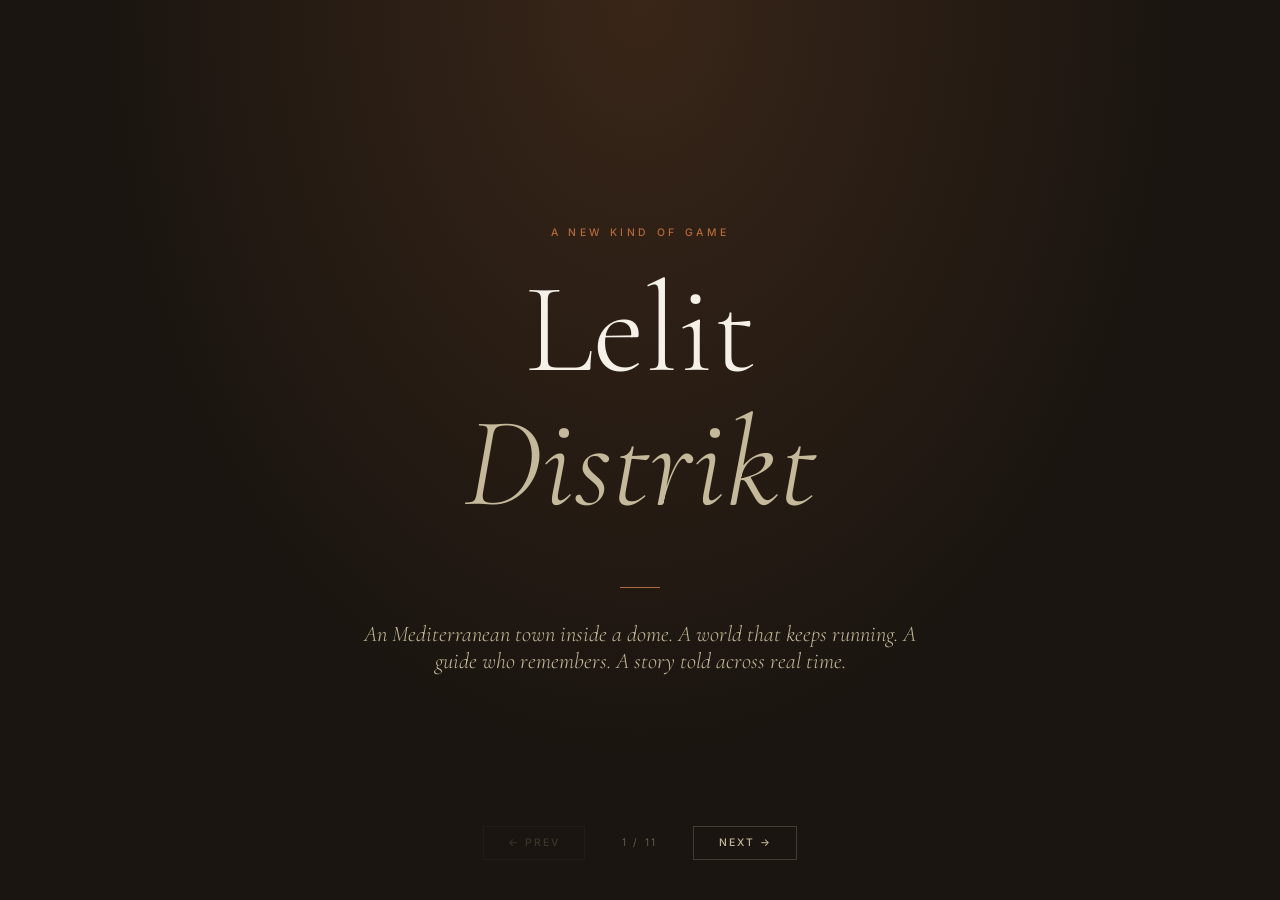
<file: pitch.html>
<!DOCTYPE html>
<html lang="en">
<head>
  <meta charset="UTF-8" />
  <meta name="viewport" content="width=device-width, initial-scale=1.0" />
  <title>Lelit Distrikt: Pitch</title>
  <style>
    @import url('https://fonts.googleapis.com/css2?family=Cormorant+Garamond:ital,wght@0,300;0,400;0,600;1,300;1,400&family=Inter:wght@300;400;500&display=swap');
    :root{--cream:#f5f0e8;--parchment:#ede5d4;--stone:#c4b99a;--terracotta:#b5693a;--shadow:#2a2118;--ink:#1a1510;--dust:#7a6e5f}
    *{margin:0;padding:0;box-sizing:border-box}
    body{background:var(--ink);color:var(--cream);font-family:'Inter',sans-serif;font-weight:300;overflow:hidden;height:100vh;width:100vw}
    .deck{width:100vw;height:100vh;position:relative}
    .slide{position:absolute;inset:0;display:flex;flex-direction:column;justify-content:center;align-items:center;padding:6vw;opacity:0;pointer-events:none;transition:opacity .6s ease}
    .slide.active{opacity:1;pointer-events:all}
    .nav{position:fixed;bottom:2.5rem;left:50%;transform:translateX(-50%);display:flex;align-items:center;gap:1.5rem;z-index:100}
    .nav-btn{background:none;border:1px solid rgba(196,185,154,.25);color:var(--stone);font-family:'Inter',sans-serif;font-size:.65rem;font-weight:500;letter-spacing:.2em;text-transform:uppercase;padding:.6rem 1.5rem;cursor:pointer;transition:border-color .3s,color .3s}
    .nav-btn:hover{border-color:var(--terracotta);color:var(--terracotta)}.nav-btn:disabled{opacity:.2;cursor:default}
    .slide-counter{font-size:.65rem;letter-spacing:.2em;color:var(--dust);min-width:60px;text-align:center}
    .progress-bar{position:fixed;top:0;left:0;height:2px;background:var(--terracotta);transition:width .4s ease}
    .eyebrow{font-size:.65rem;font-weight:500;letter-spacing:.35em;text-transform:uppercase;color:var(--terracotta);margin-bottom:1.5rem;text-align:center}
    .slide-title{font-family:'Cormorant Garamond',serif;font-weight:300;line-height:1.05;color:var(--cream);text-align:center;margin-bottom:1.5rem}
    .slide-title em{font-style:italic;color:var(--stone)}
    .slide-body{color:var(--stone);font-size:clamp(.9rem,1.5vw,1.05rem);line-height:1.7;text-align:center;max-width:680px}
    .divider-line{width:40px;height:1px;background:var(--terracotta);margin:2rem auto}
    #s1{background:radial-gradient(ellipse at 50% 0%,rgba(181,105,58,.2) 0%,transparent 60%),var(--ink)}
    #s1 .slide-title{font-size:clamp(4rem,10vw,8rem)}
    #s1 .tagline{font-family:'Cormorant Garamond',serif;font-style:italic;font-size:clamp(1rem,2vw,1.4rem);color:var(--stone);text-align:center;max-width:560px}
    #s2 .dome-visual{position:relative;width:min(240px,30vw);height:min(240px,30vw);margin:2rem auto;display:flex;align-items:center;justify-content:center}
    #s2 .ring{position:absolute;border-radius:50%;border:1px solid rgba(196,185,154,.15)}
    #s2 .ring:nth-child(1){width:100%;height:100%}#s2 .ring:nth-child(2){width:70%;height:70%;border-color:rgba(196,185,154,.1)}#s2 .ring:nth-child(3){width:40%;height:40%;border-color:rgba(181,105,58,.25)}
    #s2 .dot{width:8px;height:8px;border-radius:50%;background:var(--terracotta);box-shadow:0 0 16px rgba(181,105,58,.6);z-index:1}
    #s3 .comparison{display:grid;grid-template-columns:1fr 1fr;gap:2px;background:rgba(196,185,154,.08);width:min(700px,85vw);margin:2rem auto}
    #s3 .col{background:var(--ink);padding:2rem}
    #s3 .col-label{font-size:.6rem;letter-spacing:.3em;text-transform:uppercase;margin-bottom:1.2rem}
    #s3 .col-label.bad{color:var(--dust)}#s3 .col-label.good{color:var(--terracotta)}
    #s3 .col-item{font-size:.85rem;color:var(--stone);padding:.4rem 0;border-bottom:1px solid rgba(196,185,154,.06)}
    #s4 blockquote{font-family:'Cormorant Garamond',serif;font-style:italic;font-size:clamp(1.1rem,2.5vw,1.6rem);color:var(--cream);line-height:1.4;border-left:2px solid var(--terracotta);padding-left:1.5rem;text-align:left;max-width:600px;margin:2rem 0}
    #s4 .traits{display:flex;flex-direction:column;gap:.5rem;max-width:600px;margin-top:1rem}
    #s4 .trait-line{font-size:.85rem;color:var(--stone);display:flex;gap:.75rem;align-items:baseline}
    #s4 .trait-line span:first-child{color:var(--terracotta);font-size:.6rem;flex-shrink:0}
    #s4 .trait-line strong{color:var(--cream);font-weight:400}
    #s5 .threads{display:grid;grid-template-columns:repeat(3,1fr);gap:1px;background:rgba(196,185,154,.08);width:min(860px,90vw);margin:2rem auto}
    #s5 .thread{background:var(--ink);padding:1.5rem}
    #s5 .thread h4{font-family:'Cormorant Garamond',serif;font-size:1rem;font-weight:400;color:var(--cream);margin-bottom:.4rem}
    #s5 .thread p{font-size:.78rem;color:var(--stone);line-height:1.5}
    #s6 .flow{display:flex;align-items:center;gap:.5rem;flex-wrap:wrap;justify-content:center;margin:2rem 0}
    #s6 .flow-step{background:rgba(196,185,154,.05);border:1px solid rgba(196,185,154,.12);padding:.8rem 1.2rem;font-size:.8rem;color:var(--stone);text-align:center;min-width:110px}
    #s6 .flow-arrow{color:var(--terracotta);font-size:1rem;opacity:.5}
    #s7 .market-grid{display:grid;grid-template-columns:repeat(3,1fr);gap:1px;background:rgba(196,185,154,.08);width:min(780px,85vw);margin:2rem auto}
    #s7 .market-cell{background:var(--ink);padding:2rem 1.5rem;text-align:center}
    #s7 .market-number{font-family:'Cormorant Garamond',serif;font-size:clamp(2rem,4vw,3rem);font-weight:300;color:var(--cream);line-height:1;margin-bottom:.5rem}
    #s7 .market-label{font-size:.7rem;color:var(--dust);letter-spacing:.1em}
    #s7 .market-growth{font-size:.75rem;color:var(--terracotta);margin-top:.3rem}
    #s8 .phases{display:grid;grid-template-columns:repeat(3,1fr);gap:1px;background:rgba(196,185,154,.08);width:min(780px,85vw);margin:2rem auto}
    #s8 .phase{background:var(--ink);padding:2rem 1.5rem}
    #s8 .phase-num{font-family:'Cormorant Garamond',serif;font-size:2.5rem;font-weight:300;color:rgba(181,105,58,.3);line-height:1;margin-bottom:.75rem}
    #s8 .phase h4{font-family:'Cormorant Garamond',serif;font-size:1.1rem;font-weight:400;color:var(--cream);margin-bottom:.5rem}
    #s8 .phase-timeline{font-size:.6rem;letter-spacing:.2em;text-transform:uppercase;color:var(--terracotta);margin-bottom:.75rem}
    #s8 .phase p{font-size:.82rem;color:var(--stone);line-height:1.5}
    #s9 .diffs{display:flex;flex-direction:column;gap:.75rem;width:min(600px,85vw);margin:1.5rem auto}
    #s9 .diff-row{display:flex;align-items:baseline;gap:1rem;border-bottom:1px solid rgba(196,185,154,.07);padding-bottom:.75rem}
    #s9 .diff-mark{color:var(--terracotta);font-size:.7rem;flex-shrink:0;padding-top:.1rem}
    #s9 .diff-text{font-size:.9rem;color:var(--stone)}
    #s9 .diff-text strong{color:var(--cream);font-weight:400}
    #s10 .messages{display:flex;flex-direction:column;gap:.75rem;width:min(500px,80vw);margin:1.5rem auto}
    #s10 .msg{background:rgba(196,185,154,.05);border:1px solid rgba(196,185,154,.1);border-left:2px solid var(--terracotta);padding:1rem 1.2rem;text-align:left}
    #s10 .msg-from{font-size:.6rem;letter-spacing:.2em;text-transform:uppercase;color:var(--terracotta);margin-bottom:.4rem}
    #s10 .msg-text{font-family:'Cormorant Garamond',serif;font-style:italic;font-size:.95rem;color:var(--stone)}
    #s11{background:radial-gradient(ellipse at 50% 100%,rgba(181,105,58,.15) 0%,transparent 60%),var(--ink)}
    #s11 .slide-title{font-size:clamp(3rem,8vw,6rem)}
    #s11 .close-items{display:flex;flex-direction:column;gap:.5rem;margin:1.5rem 0}
    #s11 .close-item{font-size:.85rem;color:var(--stone)}
    #s11 .close-item strong{color:var(--terracotta);font-weight:400}
  </style>
</head>
<body>

<div class="progress-bar" id="progress"></div>
<div class="deck">

  <!-- 1: COVER -->
  <div class="slide active" id="s1">
    <p class="eyebrow">A new kind of game</p>
    <h1 class="slide-title">Lelit<br><em>Distrikt</em></h1>
    <div class="divider-line"></div>
    <p class="tagline">An Mediterranean town inside a dome. A world that keeps running. A guide who remembers. A story told across real time.</p>
  </div>

  <!-- 2: THE WORLD -->
  <div class="slide" id="s2">
    <p class="eyebrow">The Setting</p>
    <h2 class="slide-title" style="font-size:clamp(2rem,5vw,4rem)">A post-apocalyptic<br><em>social experiment</em></h2>
    <div class="dome-visual">
      <div class="ring"></div><div class="ring"></div><div class="ring"></div>
      <div class="dot"></div>
    </div>
    <p class="slide-body">The dome was built after an event that changed everything. What was lost was not technology. It was a particular way of being human together. The Enclosure preserves it. The residents believe it is real life. The player and Auggie know it isn&#x27;t.</p>
  </div>

  <!-- 3: THE PROBLEM -->
  <div class="slide" id="s3">
    <p class="eyebrow">The Gap in the Market</p>
    <h2 class="slide-title" style="font-size:clamp(2rem,5vw,3.5rem)">Every AI game<br><em>has the same problem</em></h2>
    <div class="comparison">
      <div class="col">
        <p class="col-label bad">Current AI Games</p>
        <p class="col-item">Cloud-dependent</p>
        <p class="col-item">Subscription fees</p>
        <p class="col-item">Data leaves the game</p>
        <p class="col-item">Generic characters</p>
        <p class="col-item">Memory resets each session</p>
        <p class="col-item">World pauses when you leave</p>
      </div>
      <div class="col">
        <p class="col-label good">Lelit Distrikt</p>
        <p class="col-item">Fully local: offline capable</p>
        <p class="col-item">One-time purchase</p>
        <p class="col-item">Nothing leaves your machine</p>
        <p class="col-item">Auggie: a literary character</p>
        <p class="col-item">Persistent memory, always</p>
        <p class="col-item">World runs while you&#x27;re away</p>
      </div>
    </div>
  </div>

  <!-- 4: AUGGIE -->
  <div class="slide" id="s4">
    <p class="eyebrow">The Character</p>
    <h2 class="slide-title" style="font-size:clamp(2.5rem,6vw,5rem)"><em>Auggie</em></h2>
    <blockquote>&#x201C;You&#x27;ll never get it if you don&#x27;t slow down. They&#x27;re all the same corner, but each one is different from every other one. That&#x27;s the whole story right there.&#x201D;</blockquote>
    <div class="traits">
      <div class="trait-line"><span>&#9670;</span><span><strong>Sardonic and warm in equal measure.</strong> Working-class intellectual. Quotes Nietzsche and Whitman mid-sentence.</span></div>
      <div class="trait-line"><span>&#9670;</span><span><strong>Photographs the same corner every morning.</strong> Thousands of images. He doesn&#x27;t know why he keeps doing it.</span></div>
      <div class="trait-line"><span>&#9670;</span><span><strong>Knows the dome is a simulation. Helped design what the people inside now call home.</strong> Lives inside something he helped design, among people who don&#x27;t know it&#x27;s artificial.</span></div>
      <div class="trait-line"><span>&#9670;</span><span><strong>Has a secret.</strong> He is not neutral. He has not been for a long time. The player will have to decide whether to trust him.</span></div>
    </div>
  </div>

  <!-- 5: THE STORY -->
  <div class="slide" id="s5">
    <p class="eyebrow">The Story</p>
    <h2 class="slide-title" style="font-size:clamp(2rem,5vw,3.5rem)">Six intersecting threads.<br><em>No missions. No markers.</em></h2>
    <div class="threads">
      <div class="thread"><h4>The One Who Suspects</h4><p>A resident is moving toward the truth. The player decides whether to let it unfold.</p></div>
      <div class="thread"><h4>The Love Story</h4><p>A history that predates the player. Learned in fragments. The right outcome is never stated.</p></div>
      <div class="thread"><h4>Management&#x27;s Agenda</h4><p>A directive that seems reasonable. Over time, it isn&#x27;t.</p></div>
      <div class="thread"><h4>The Memory That Doesn&#x27;t Fit</h4><p>Two versions of the same past. The contradiction is never resolved.</p></div>
      <div class="thread"><h4>The Ritual</h4><p>The district marks something every year. The residents don&#x27;t know what. The player finds out.</p></div>
      <div class="thread"><h4>Auggie&#x27;s Secret</h4><p>He has made decisions without consulting anyone. Trust is the mechanic.</p></div>
    </div>
  </div>

  <!-- 6: TECHNOLOGY -->
  <div class="slide" id="s6">
    <p class="eyebrow">Technology</p>
    <h2 class="slide-title" style="font-size:clamp(2rem,5vw,3.5rem)">All AI runs<br><em>on your machine</em></h2>
    <div class="flow">
      <div class="flow-step">Player speaks<br><span style="color:var(--terracotta);font-size:.7rem">voice or text</span></div>
      <span class="flow-arrow">&#x2192;</span>
      <div class="flow-step">Whisper STT<br><span style="color:var(--terracotta);font-size:.7rem">local</span></div>
      <span class="flow-arrow">&#x2192;</span>
      <div class="flow-step">LLM + Memory<br><span style="color:var(--terracotta);font-size:.7rem">local &middot; Ollama</span></div>
      <span class="flow-arrow">&#x2192;</span>
      <div class="flow-step">Kokoro TTS<br><span style="color:var(--terracotta);font-size:.7rem">local</span></div>
      <span class="flow-arrow">&#x2192;</span>
      <div class="flow-step">Auggie speaks<br><span style="color:var(--terracotta);font-size:.7rem">lip sync</span></div>
    </div>
    <p class="slide-body">No API calls. No data leaving the device. NPC memory persists across every session. Characters share a world state: what one knows, others may learn. Works on Windows and Mac.</p>
  </div>

  <!-- 7: MARKET -->
  <div class="slide" id="s7">
    <p class="eyebrow">Market Opportunity</p>
    <h2 class="slide-title" style="font-size:clamp(2rem,5vw,3.5rem)">Three growing<br><em>markets in one product</em></h2>
    <div class="market-grid">
      <div class="market-cell"><p class="market-number">$5.8B</p><p class="market-label">Narrative Games</p><p class="market-growth">&#x2192; $13.2B by 2033</p></div>
      <div class="market-cell"><p class="market-number">$9.9B</p><p class="market-label">Indie Games</p><p class="market-growth">&#x2192; $28.6B by 2033</p></div>
      <div class="market-cell"><p class="market-number">$5.85B</p><p class="market-label">AI in Games</p><p class="market-growth">&#x2192; $37.9B by 2034 &middot; 20% CAGR</p></div>
    </div>
    <p class="slide-body" style="font-size:.85rem"><em>Disco Elysium</em> grossed ~$205M on a ~$3M budget. <em>AI People</em> (GoodAI, 2025) validates local LLM games at commercial scale. For fans of <em>Northern Exposure</em>, <em>Severance</em>, <em>Smoke</em>.</p>
  </div>

  <!-- 8: THREE PHASES -->
  <div class="slide" id="s8">
    <p class="eyebrow">Business Model</p>
    <h2 class="slide-title" style="font-size:clamp(2rem,5vw,3.5rem)">Three phases.<br><em>De-risked by design.</em></h2>
    <div class="phases">
      <div class="phase"><div class="phase-num">01</div><p class="phase-timeline">Months 0&#x2013;12</p><h4>Tech Demo</h4><p>Free demo. Auggie working in a contained space. Press coverage. Social traction. B2B enquiries. No cost beyond development time.</p></div>
      <div class="phase"><div class="phase-num">02</div><p class="phase-timeline">Months 12&#x2013;24</p><h4>Custom Software</h4><p>Deploy Auggie-quality AI characters for corporate events, museums, brand experiences. $5K&#x2013;$50K per project. B2B revenue funds Phase 3.</p></div>
      <div class="phase"><div class="phase-num">03</div><p class="phase-timeline">Months 24&#x2013;36</p><h4>Downloadable Game</h4><p>Full Lelit Distrikt on Steam, GOG, direct. $19.99 one-time. No subscription. No cloud. Audience already built.</p></div>
    </div>
  </div>

  <!-- 9: DIFFERENTIATORS -->
  <div class="slide" id="s9">
    <p class="eyebrow">Why This Wins</p>
    <h2 class="slide-title" style="font-size:clamp(2rem,5vw,3.5rem)">The advantages<br><em>compound over time</em></h2>
    <div class="diffs">
      <div class="diff-row"><span class="diff-mark">&#9670;</span><p class="diff-text"><strong>No ongoing AI cost.</strong> Local LLM means zero per-conversation API fee. Margins don&#x27;t erode at scale.</p></div>
      <div class="diff-row"><span class="diff-mark">&#9670;</span><p class="diff-text"><strong>Privacy as a product feature.</strong> &#x201C;Your conversations never leave your machine&#x201D;: legal simplicity, genuine ethics, strong marketing.</p></div>
      <div class="diff-row"><span class="diff-mark">&#9670;</span><p class="diff-text"><strong>The Telegram mechanic generates press.</strong> Players sharing Auggie&#x27;s messages is organic marketing by design.</p></div>
      <div class="diff-row"><span class="diff-mark">&#9670;</span><p class="diff-text"><strong>Story quality at the level of literary fiction.</strong> Six authored characters, six intersecting threads, tonal depth of <em>Northern Exposure</em> and <em>Severance</em>.</p></div>
      <div class="diff-row"><span class="diff-mark">&#9670;</span><p class="diff-text"><strong>Auggie is a character, not a feature.</strong> Memorable characters create word-of-mouth. Technology alone does not.</p></div>
    </div>
  </div>

  <!-- 10: TELEGRAM -->
  <div class="slide" id="s10">
    <p class="eyebrow">The World Follows You</p>
    <h2 class="slide-title" style="font-size:clamp(2rem,5vw,3.5rem)">The district doesn&#x27;t<br><em>stop at the screen</em></h2>
    <div class="messages">
      <div class="msg"><p class="msg-from">Auggie: 11:42 PM</p><p class="msg-text">You remember Rosa from the market? She gave away everything she had this morning. Didn&#x27;t say why. Thought you&#x27;d want to know.</p></div>
      <div class="msg"><p class="msg-from">The Organisation / Memorandum Ref. 14-C</p><p class="msg-text">Your presence in Sector 3 has generated anomalous narrative density. Continue as directed.</p></div>
      <div class="msg"><p class="msg-from">Auggie: 12:07 AM</p><p class="msg-text">Don&#x27;t read too much into their memos. They use language the way a drunk uses a lamppost: for support, not illumination.</p></div>
    </div>
    <p class="slide-body" style="font-size:.8rem">Auggie messages via Telegram. Management communicates via text and fax. The boundary between game and day is deliberately thin.</p>
  </div>

  <!-- 11: CLOSE -->
  <div class="slide" id="s11">
    <p class="eyebrow">The Ask</p>
    <h2 class="slide-title">Let&#x27;s build<br><em>something rare.</em></h2>
    <div class="divider-line"></div>
    <div class="close-items">
      <p class="close-item"><strong>Phase 1 &#x2192;</strong> Tech demo. Free. Get attention.</p>
      <p class="close-item"><strong>Phase 2 &#x2192;</strong> Custom deployments. Get paid.</p>
      <p class="close-item"><strong>Phase 3 &#x2192;</strong> Ship the game. Build the world.</p>
    </div>
    <div class="divider-line"></div>
    <p class="slide-body" style="font-size:.85rem">A factory of stories. A factory of ideas.<br>Lelit Distrikt.</p>
  </div>

</div>

<nav class="nav">
  <button class="nav-btn" id="prev" disabled>&#x2190; Prev</button>
  <span class="slide-counter" id="counter">1 / 11</span>
  <button class="nav-btn" id="next">Next &#x2192;</button>
</nav>

<script>
  const slides = document.querySelectorAll('.slide');
  const total  = slides.length;
  let   cur    = 0;
  const progressEl = document.getElementById('progress');
  const counterEl  = document.getElementById('counter');
  const prevBtn    = document.getElementById('prev');
  const nextBtn    = document.getElementById('next');
  function goTo(n) {
    slides[cur].classList.remove('active');
    cur = n;
    slides[cur].classList.add('active');
    counterEl.textContent = (cur + 1) + ' / ' + total;
    progressEl.style.width = (((cur + 1) / total) * 100) + '%';
    prevBtn.disabled = cur === 0;
    nextBtn.disabled = cur === total - 1;
  }
  prevBtn.addEventListener('click', () => { if (cur > 0) goTo(cur - 1); });
  nextBtn.addEventListener('click', () => { if (cur < total - 1) goTo(cur + 1); });
  document.addEventListener('keydown', e => {
    if (e.key === 'ArrowRight' || e.key === 'ArrowDown') { if (cur < total - 1) goTo(cur + 1); }
    if (e.key === 'ArrowLeft'  || e.key === 'ArrowUp')   { if (cur > 0) goTo(cur - 1); }
  });
  goTo(0);
</script>
</body>
</html>
</file>
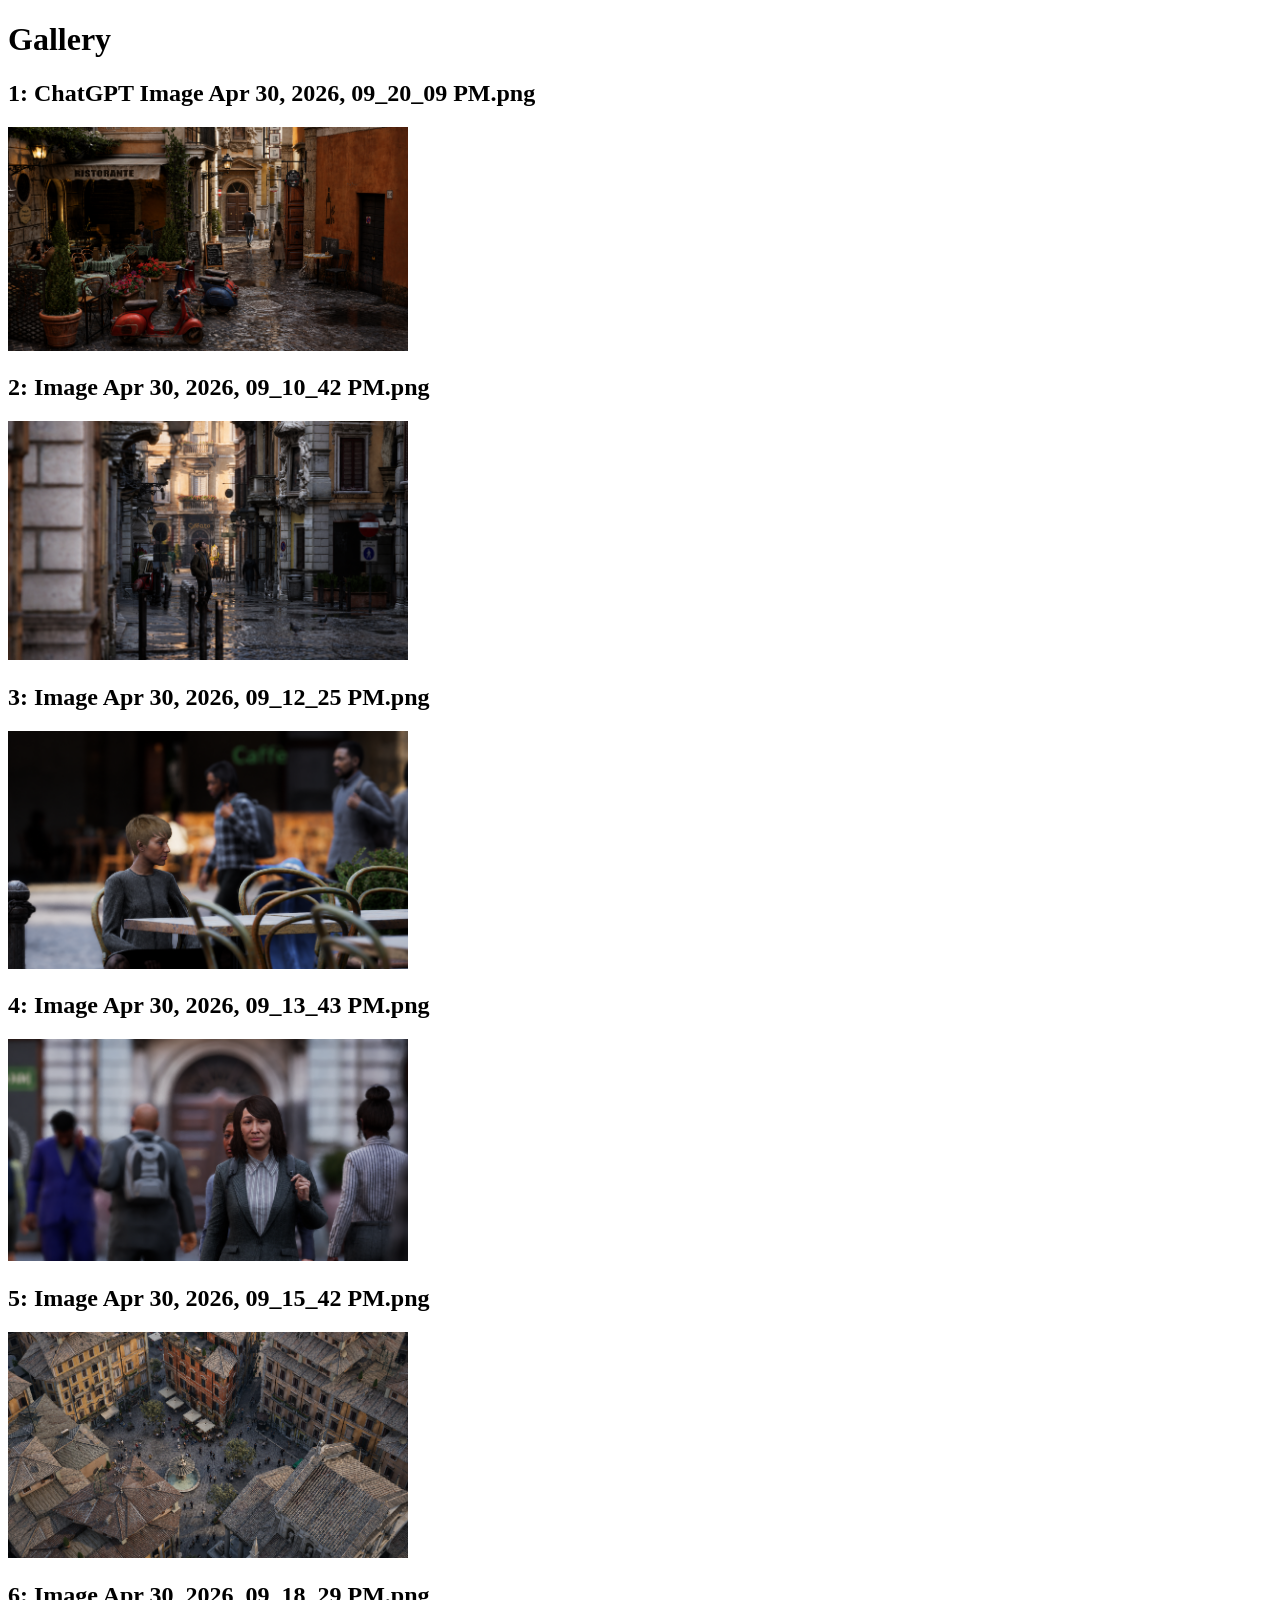
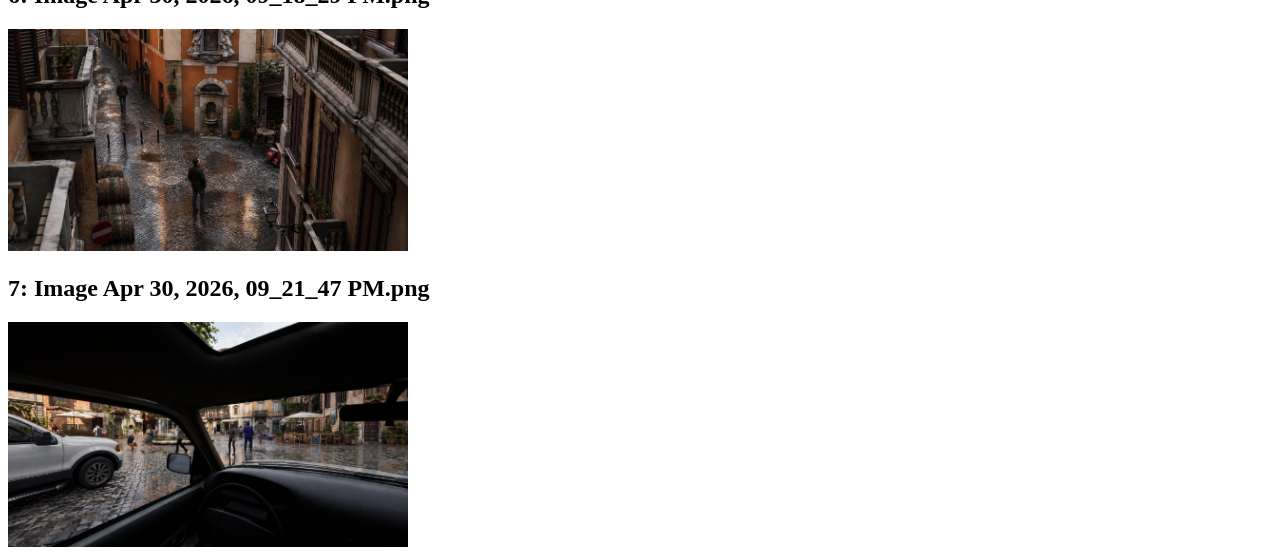
<file: assets/img/refined/gallery.html>
<!DOCTYPE html>
<html>
<body>
  <h1>Gallery</h1>
  <div>
    <h2>1: ChatGPT Image Apr 30, 2026, 09_20_09 PM.png</h2>
    <img src="ChatGPT Image Apr 30, 2026, 09_20_09 PM.png" style="max-width:400px;">
  </div>
  <div>
    <h2>2: Image Apr 30, 2026, 09_10_42 PM.png</h2>
    <img src="Image Apr 30, 2026, 09_10_42 PM.png" style="max-width:400px;">
  </div>
  <div>
    <h2>3: Image Apr 30, 2026, 09_12_25 PM.png</h2>
    <img src="Image Apr 30, 2026, 09_12_25 PM.png" style="max-width:400px;">
  </div>
  <div>
    <h2>4: Image Apr 30, 2026, 09_13_43 PM.png</h2>
    <img src="Image Apr 30, 2026, 09_13_43 PM.png" style="max-width:400px;">
  </div>
  <div>
    <h2>5: Image Apr 30, 2026, 09_15_42 PM.png</h2>
    <img src="Image Apr 30, 2026, 09_15_42 PM.png" style="max-width:400px;">
  </div>
  <div>
    <h2>6: Image Apr 30, 2026, 09_18_29 PM.png</h2>
    <img src="Image Apr 30, 2026, 09_18_29 PM.png" style="max-width:400px;">
  </div>
  <div>
    <h2>7: Image Apr 30, 2026, 09_21_47 PM.png</h2>
    <img src="Image Apr 30, 2026, 09_21_47 PM.png" style="max-width:400px;">
  </div>
</body>
</html>
</file>
